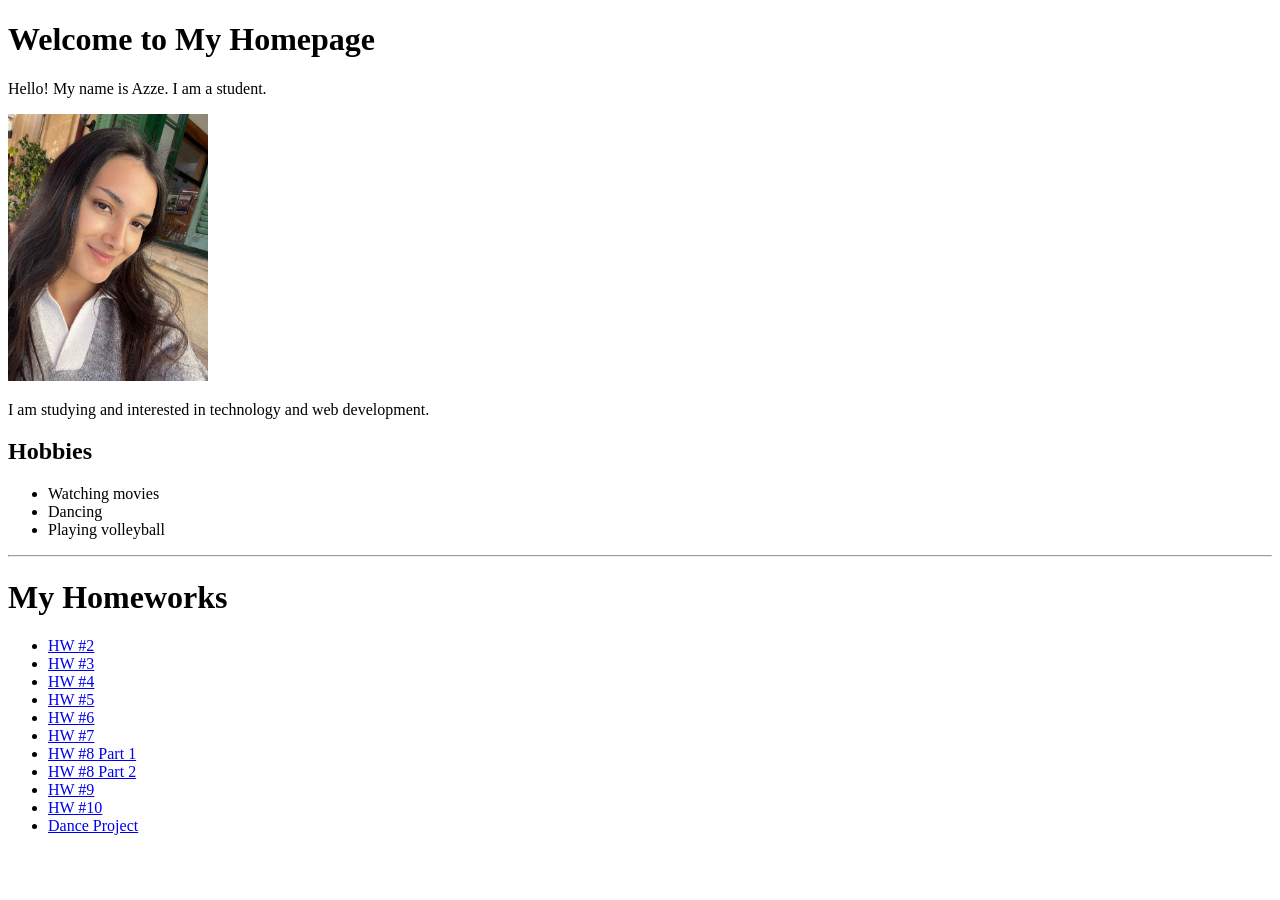
<file: index.html>
<!DOCTYPE html>
<html>
<head>
<title>My Personal Homepage</title>
</head>

<body>

<h1>Welcome to My Homepage</h1>

<p>Hello! My name is Azze. I am a student.</p>

<img src="photo.jpg" width="200">

<p>I am studying and interested in technology and web development.</p>

<h2>Hobbies</h2>
<ul>
<li>Watching movies</li>
<li>Dancing</li>
<li>Playing volleyball</li>
</ul>
   <hr> <h1>My Homeworks</h1>
<ul>
    <li><a href="homeworks/HW2.pdf" target="_blank">HW #2</a></li>
    <li><a href="homeworks/HW3.pdf" target="_blank">HW #3</a></li>
   <li><a href="homeworks/HW4.pdf" target="_blank">HW #4</a></li>
   <li><a href="homeworks/HW5.pdf" target="_blank">HW #5</a></li>
   <li><a href="homeworks/HW6.pdf" target="_blank">HW #6</a></li>
   <li><a href="homeworks/HW7.pdf" target="_blank">HW #7</a></li>
   <li><a href="homeworks/movie8.html" target="_blank">HW #8 Part 1</a></li>
   <li><a href="homeworks/analysis.html" target="_blank">HW #8 Part 2</a></li>
   <li><a href="homeworks/form9.html" target="_blank">HW #9</a></li>
   <li><a href="homeworks/ecommerce-survey.html" target="_blank">HW #10</a></li>
   <li><a href="homeworks/dance-project/index.html" target="_blank">Dance Project</a></li>
</ul>


</body>
</html>
</file>
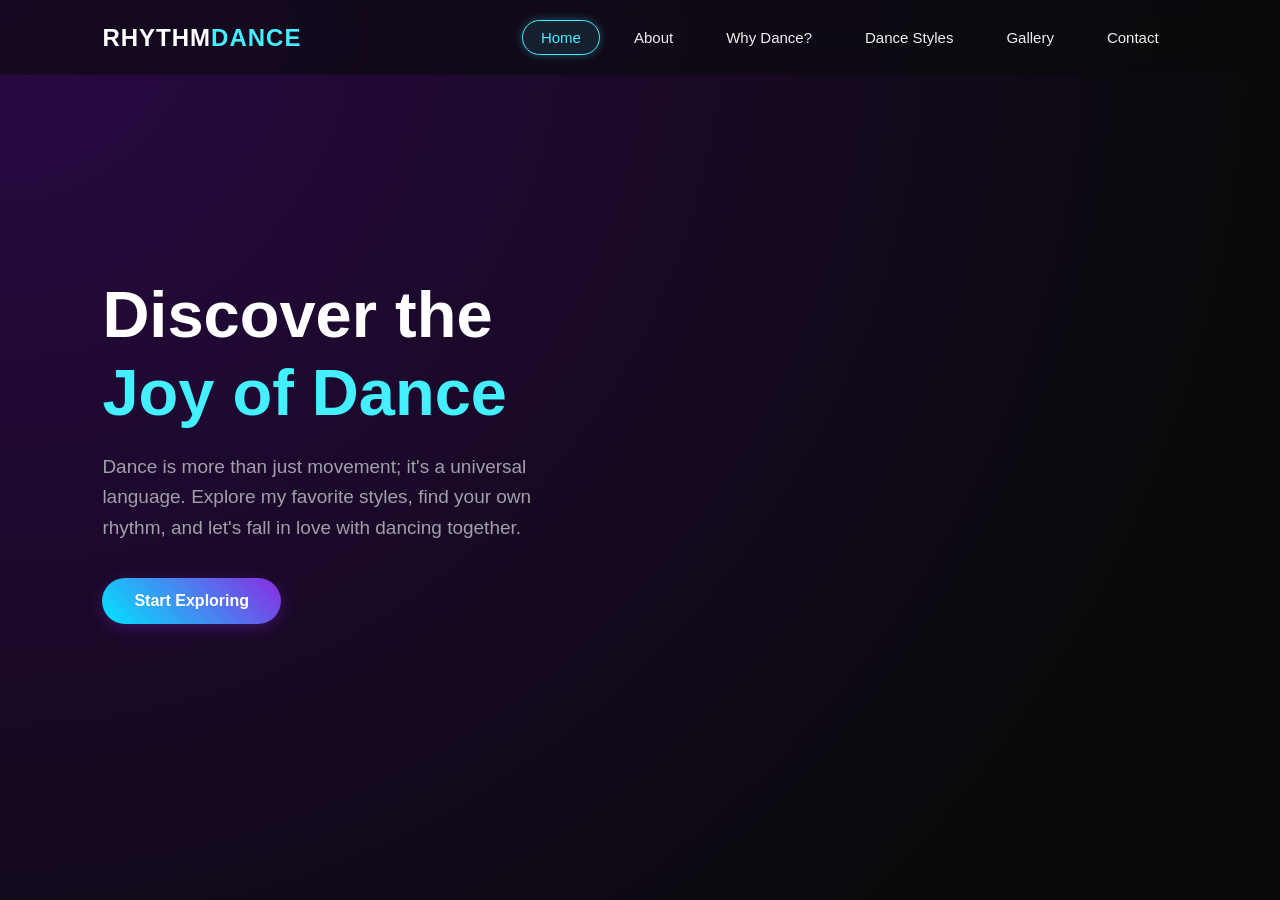
<file: homeworks/dance-project/index.html>
<!DOCTYPE html>
<html lang="en">
<head>
    <meta charset="UTF-8">
    <meta name="viewport" content="width=device-width, initial-scale=1.0">
    <meta name="description" content="Explore the World of Rhythm. Discover hip-hop, modern dance, and high heels styles, and step into my personal dance journey.">
    <title>Home - World of Rhythm</title>
    <link rel="stylesheet" href="style.css">
</head>
<body class="home-page">

    <div class="video-bg">
        <video autoplay loop muted playsinline>
            <source src="dans-bg.mp4" type="video/mp4">
        </video>
    </div>

    <header>
        <div class="logo">RHYTHM<span>DANCE</span></div>
        <nav>
            <ul>
                <li><a href="index.html" class="active">Home</a></li>
                <li><a href="hakkimda.html">About</a></li>
                <li><a href="why-dance.html">Why Dance?</a></li>
                <li><a href="dans-turleri.html">Dance Styles</a></li>
                <li><a href="galeri.html">Gallery</a></li>
                <li><a href="iletisim.html">Contact</a></li>
            </ul>
        </nav>
    </header>

    <main class="hero">
        <div class="hero-content">
            <h1>Discover the <br><span>Joy of Dance</span></h1>
            <p>Dance is more than just movement; it's a universal language. Explore my favorite styles, find your own rhythm, and let's fall in love with dancing together.</p>
            <a href="dans-turleri.html" class="btn">Start Exploring</a>
        </div>
    </main>

</body>
</html>
</file>
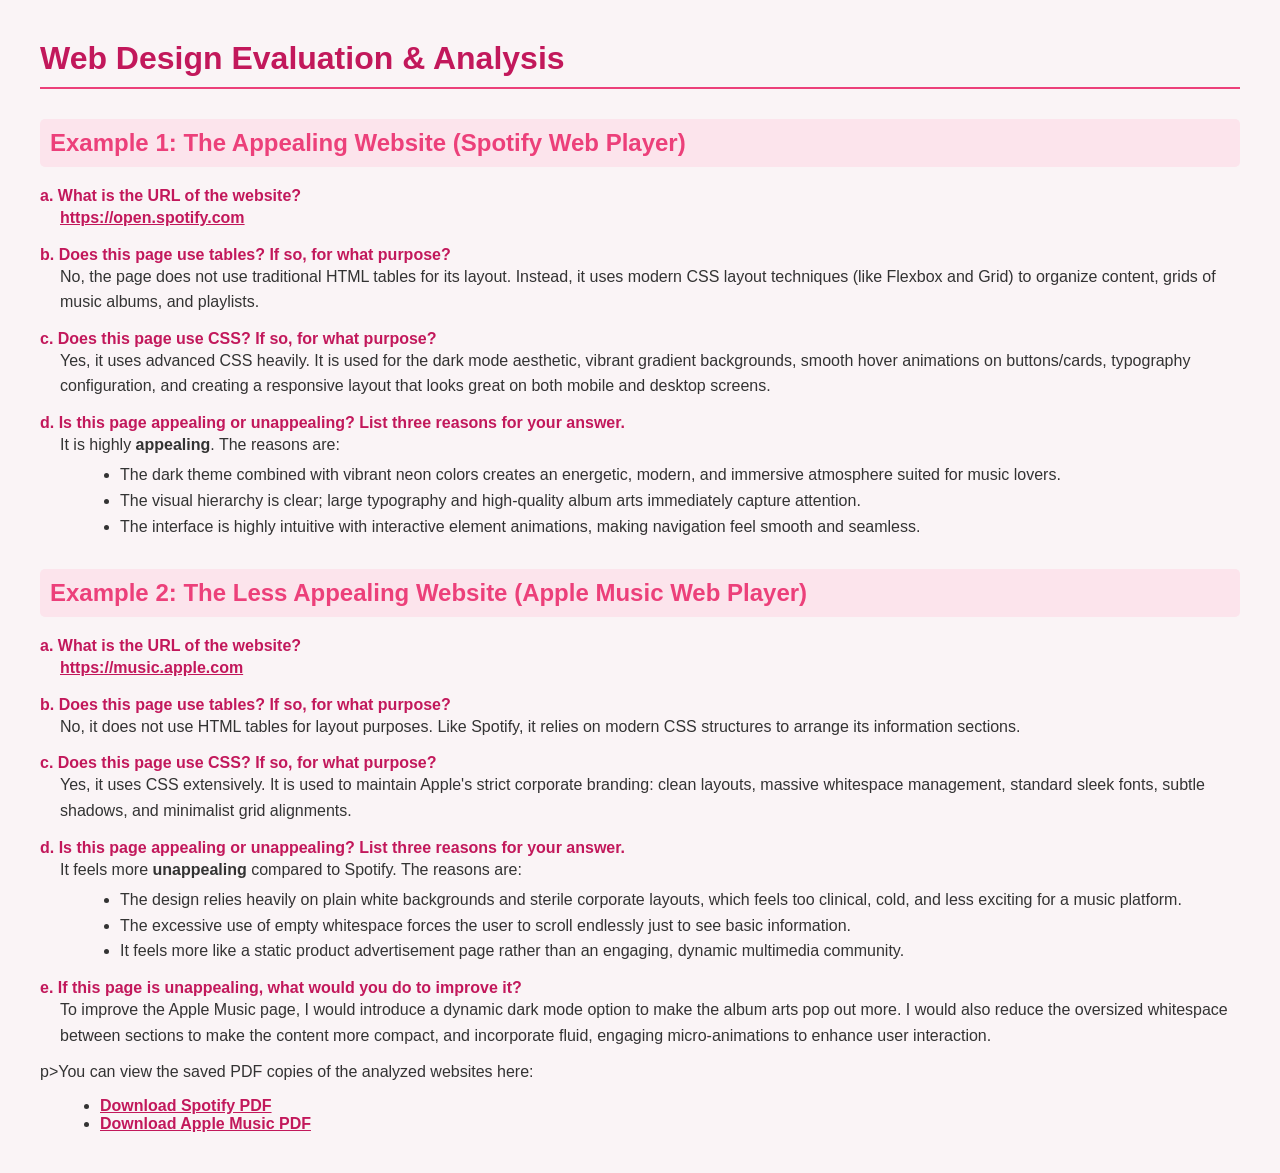
<file: homeworks/analysis.html>
<!DOCTYPE html>
<html lang="en">
<head>
    <meta charset="UTF-8">
    <title>Web Design Analysis - HW#8 Part 2</title>
    <style>
        body {
            font-family: Arial, sans-serif;
            background-color: #faf4f6;
            color: #333333;
            margin: 40px;
        }
        h1 {
            color: #c2185b;
            border-bottom: 2px solid #ec407a;
            padding-bottom: 10px;
        }
        h2 {
            color: #ec407a;
            margin-top: 30px;
            background-color: #fce4ec;
            padding: 10px;
            border-radius: 5px;
        }
        .question {
            font-weight: bold;
            color: #c2185b;
            margin-top: 15px;
        }
        .answer {
            margin-left: 20px;
            margin-bottom: 15px;
            line-height: 1.6;
        }
        ul {
            margin: 5px 0 5px 20px;
        }
        a {
            color: #c2185b;
            font-weight: bold;
        }
    </style>
</head>
<body>

    <h1>Web Design Evaluation & Analysis</h1>

    <h2>Example 1: The Appealing Website (Spotify Web Player)</h2>
    
    <div class="question">a. What is the URL of the website?</div>
    <div class="answer">
        <a href="https://open.spotify.com" target="_blank">https://open.spotify.com</a>
    </div>

    <div class="question">b. Does this page use tables? If so, for what purpose?</div>
    <div class="answer">
        No, the page does not use traditional HTML tables for its layout. Instead, it uses modern CSS layout techniques (like Flexbox and Grid) to organize content, grids of music albums, and playlists.
    </div>

    <div class="question">c. Does this page use CSS? If so, for what purpose?</div>
    <div class="answer">
        Yes, it uses advanced CSS heavily. It is used for the dark mode aesthetic, vibrant gradient backgrounds, smooth hover animations on buttons/cards, typography configuration, and creating a responsive layout that looks great on both mobile and desktop screens.
    </div>

    <div class="question">d. Is this page appealing or unappealing? List three reasons for your answer.</div>
    <div class="answer">
        It is highly <strong>appealing</strong>. The reasons are:
        <ul>
            <li>The dark theme combined with vibrant neon colors creates an energetic, modern, and immersive atmosphere suited for music lovers.</li>
            <li>The visual hierarchy is clear; large typography and high-quality album arts immediately capture attention.</li>
            <li>The interface is highly intuitive with interactive element animations, making navigation feel smooth and seamless.</li>
        </ul>
    </div>


    <h2>Example 2: The Less Appealing Website (Apple Music Web Player)</h2>
    
    <div class="question">a. What is the URL of the website?</div>
    <div class="answer">
        <a href="https://music.apple.com" target="_blank">https://music.apple.com</a>
    </div>

    <div class="question">b. Does this page use tables? If so, for what purpose?</div>
    <div class="answer">
        No, it does not use HTML tables for layout purposes. Like Spotify, it relies on modern CSS structures to arrange its information sections.
    </div>

    <div class="question">c. Does this page use CSS? If so, for what purpose?</div>
    <div class="answer">
        Yes, it uses CSS extensively. It is used to maintain Apple's strict corporate branding: clean layouts, massive whitespace management, standard sleek fonts, subtle shadows, and minimalist grid alignments.
    </div>

    <div class="question">d. Is this page appealing or unappealing? List three reasons for your answer.</div>
    <div class="answer">
        It feels more <strong>unappealing</strong> compared to Spotify. The reasons are:
        <ul>
            <li>The design relies heavily on plain white backgrounds and sterile corporate layouts, which feels too clinical, cold, and less exciting for a music platform.</li>
            <li>The excessive use of empty whitespace forces the user to scroll endlessly just to see basic information.</li>
            <li>It feels more like a static product advertisement page rather than an engaging, dynamic multimedia community.</li>
        </ul>
    </div>

    <div class="question">e. If this page is unappealing, what would you do to improve it?</div>
    <div class="answer">
        To improve the Apple Music page, I would introduce a dynamic dark mode option to make the album arts pop out more. I would also reduce the oversized whitespace between sections to make the content more compact, and incorporate fluid, engaging micro-animations to enhance user interaction.
    </div>

    p>You can view the saved PDF copies of the analyzed websites here:</p>
<ul>
    <li><a href="spotify.pdf" target="_blank">Download Spotify PDF</a></li>
    <li><a href="apple_music.pdf" target="_blank">Download Apple Music PDF</a></li>
</ul>

</body>
</html>
</file>
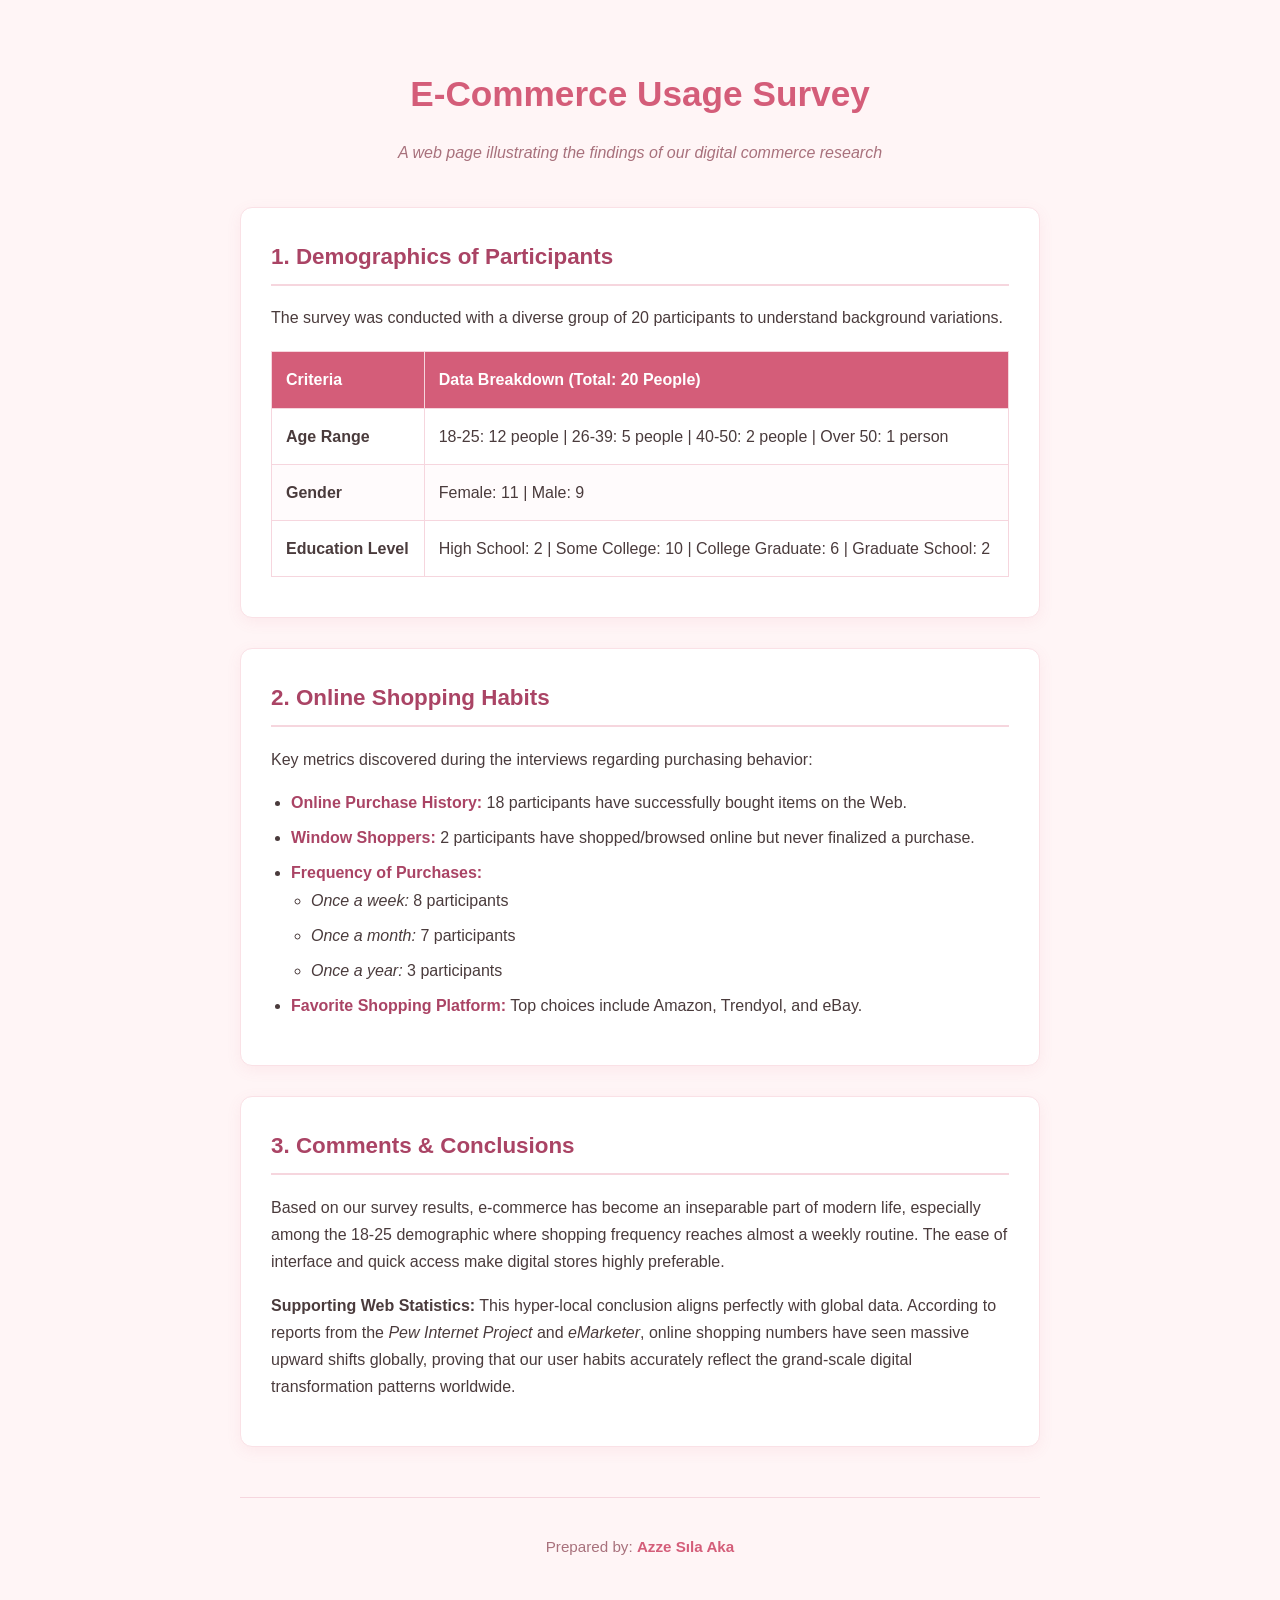
<file: homeworks/ecommerce-survey.html>
<!DOCTYPE html>
<html lang="en">
<head>
    <meta charset="UTF-8">
    <title>E-Commerce Survey Results</title>
    <style>
        
        body {
            font-family: 'Segoe UI', Tahoma, Geneva, Verdana, sans-serif;
            line-height: 1.7;
            margin: 0;
            padding: 40px 20px;
            background-color: #fff5f6; 
            color: #4a3b3c; 
        }
        
        .container {
            max-width: 800px;
            margin: 0 auto;
        }

        h1 {
            color: #d45d79; 
            font-size: 2.2em;
            text-align: center;
            margin-bottom: 10px;
            font-weight: 600;
        }

        .subtitle {
            text-align: center;
            color: #a8717c;
            margin-bottom: 40px;
            font-style: italic;
        }

        h2 {
            color: #aa4465; 
            font-size: 1.4em;
            border-bottom: 2px solid #f6d6de;
            padding-bottom: 8px;
            margin-top: 0;
        }

        .stats-box {
            background: #ffffff;
            padding: 30px;
            border-radius: 12px;
            box-shadow: 0 4px 15px rgba(212, 93, 121, 0.08); 
            margin-bottom: 30px;
            border: 1px solid #fae1e6;
        }

        /* Liste Tasarımları */
        ul {
            padding-left: 20px;
        }

        li {
            margin-bottom: 8px;
        }

        li strong {
            color: #aa4465;
        }

        /* Tablo Tasarımları */
        table {
            width: 100%;
            border-collapse: collapse;
            margin: 20px 0 10px 0;
            background: #fff;
        }

        th, td {
            padding: 14px;
            text-align: left;
            border: 1px solid #f6d6de;
        }

        th {
            background-color: #d45d79; 
            color: white;
            font-weight: 600;
        }

        tr:nth-child(even) {
            background-color: #fffbfc; 
        }

    
        a {
            color: #d45d79;
            text-decoration: none;
            font-weight: bold;
            transition: color 0.3s ease;
        }

        a:hover {
            color: #aa4465;
            text-decoration: underline;
        }

        .footer {
            margin-top: 50px;
            text-align: center;
            font-size: 0.95em;
            color: #a8717c;
            border-top: 1px solid #f6d6de;
            padding-top: 20px;
        }
    </style>
</head>
<body>

    <div class="container">
        <h1>E-Commerce Usage Survey</h1>
        <p class="subtitle">A web page illustrating the findings of our digital commerce research</p>

        <div class="stats-box">
            <h2>1. Demographics of Participants</h2>
            <p>The survey was conducted with a diverse group of 20 participants to understand background variations.</p>
            <table>
                <thead>
                    <tr>
                        <th>Criteria</th>
                        <th>Data Breakdown (Total: 20 People)</th>
                    </tr>
                </thead>
                <tbody>
                    <tr>
                        <td><strong>Age Range</strong></td>
                        <td>18-25: 12 people | 26-39: 5 people | 40-50: 2 people | Over 50: 1 person</td>
                    </tr>
                    <tr>
                        <td><strong>Gender</strong></td>
                        <td>Female: 11 | Male: 9</td>
                    </tr>
                    <tr>
                        <td><strong>Education Level</strong></td>
                        <td>High School: 2 | Some College: 10 | College Graduate: 6 | Graduate School: 2</td>
                    </tr>
                </tbody>
            </table>
        </div>

        <div class="stats-box">
            <h2>2. Online Shopping Habits</h2>
            <p>Key metrics discovered during the interviews regarding purchasing behavior:</p>
            <ul>
                <li><strong>Online Purchase History:</strong> 18 participants have successfully bought items on the Web.</li>
                <li><strong>Window Shoppers:</strong> 2 participants have shopped/browsed online but never finalized a purchase.</li>
                <li><strong>Frequency of Purchases:</strong>
                    <ul>
                        <li><em>Once a week:</em> 8 participants</li>
                        <li><em>Once a month:</em> 7 participants</li>
                        <li><em>Once a year:</em> 3 participants</li>
                    </ul>
                </li>
                <li><strong>Favorite Shopping Platform:</strong> Top choices include Amazon, Trendyol, and eBay.</li>
            </ul>
        </div>

        <div class="stats-box">
            <h2>3. Comments & Conclusions</h2>
            <p>
                Based on our survey results, e-commerce has become an inseparable part of modern life, especially among the 18-25 demographic where shopping frequency reaches almost a weekly routine. The ease of interface and quick access make digital stores highly preferable.
            </p>
            <p>
                <strong>Supporting Web Statistics:</strong> This hyper-local conclusion aligns perfectly with global data. According to reports from the <em>Pew Internet Project</em> and <em>eMarketer</em>, online shopping numbers have seen massive upward shifts globally, proving that our user habits accurately reflect the grand-scale digital transformation patterns worldwide.
            </p>
        </div>

        <div class="footer">
            <p>Prepared by: <a href="mailto:20241136@std.neu.edu.tr">Azze Sıla Aka</a></p>
        </div>
    </div>

</body>
</html>
</file>
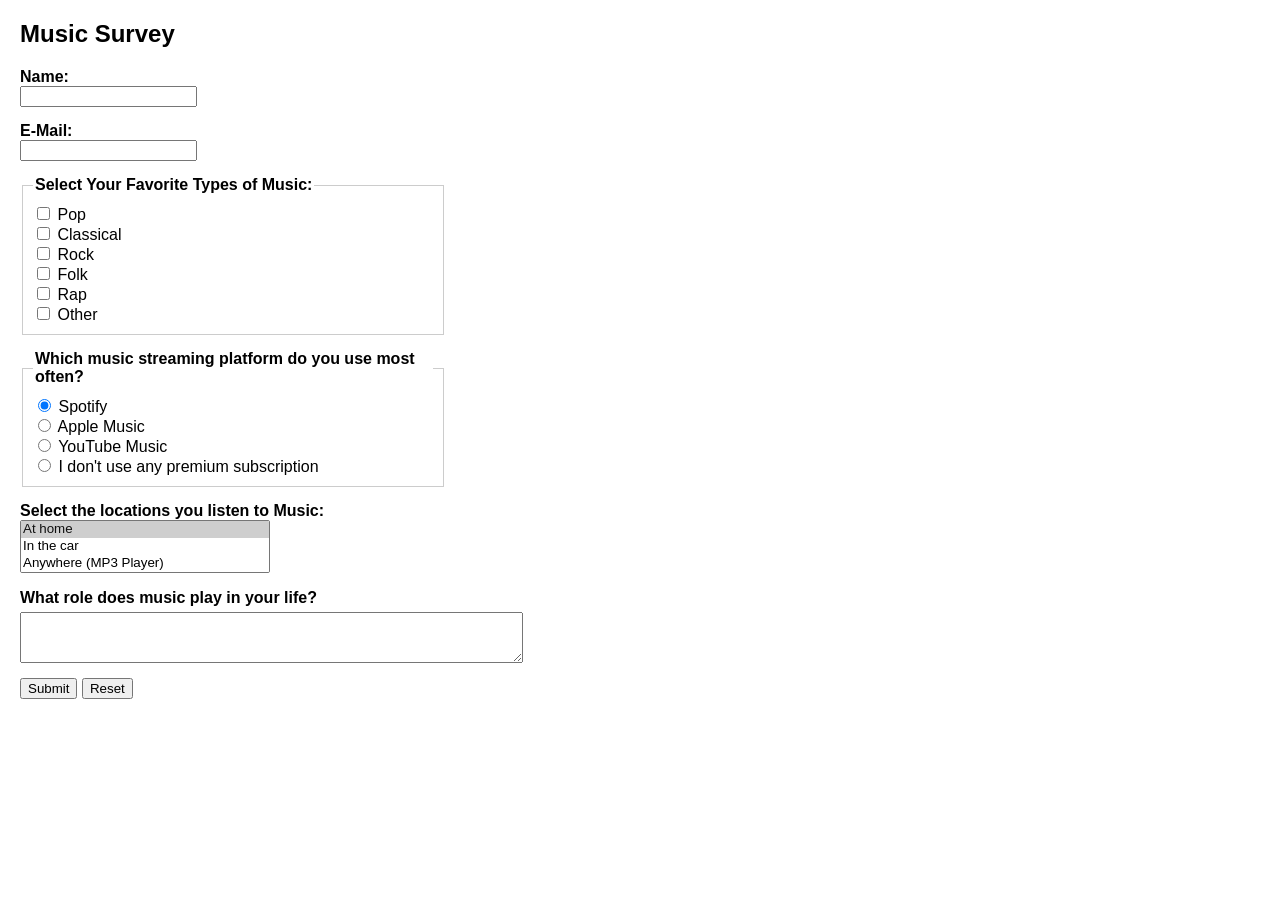
<file: homeworks/form9.html>
<!DOCTYPE html>
<html lang="tr">
<head>
    <meta charset="UTF-8">
    <title>Music Survey</title>
    <style>
        /* Formun düzenli ve şık durması için CSS kodları */
        body {
            font-family: Arial, sans-serif;
            margin: 20px;
        }
        h1 {
            font-size: 24px;
            margin-bottom: 20px;
        }
        .form-group {
            margin-bottom: 15px;
        }
        label {
            display: inline-block;
            width: 60px;
            font-weight: bold;
        }
        fieldset {
            margin-bottom: 15px;
            padding: 10px;
            border: 1px solid #ccc;
            width: 400px;
        }
        legend {
            font-weight: bold;
        }
        .checkbox-group label, .radio-group label {
            display: inline;
            font-weight: normal;
        }
        textarea {
            display: block;
            margin-top: 5px;
        }
        .buttons {
            margin-top: 15px;
        }
    </style>
</head>
<body>

    <h1>Music Survey</h1>

    <form action="http://www.uyar.com/teaching/ecc006/2017spring/login.php" method="POST">
        
        <div class="form-group">
            <label for="name">Name:</label><br>
            <input type="text" id="name" name="name">
        </div>

        <div class="form-group">
            <label for="email">E-Mail:</label><br>
            <input type="email" id="email" name="email">
        </div>

        <fieldset class="checkbox-group">
            <legend>Select Your Favorite Types of Music:</legend>
            <input type="checkbox" id="pop" name="music_type" value="pop">
            <label for="pop">Pop</label><br>
            
            <input type="checkbox" id="classical" name="music_type" value="classical">
            <label for="classical">Classical</label><br>
            
            <input type="checkbox" id="rock" name="music_type" value="rock">
            <label for="rock">Rock</label><br>
            
            <input type="checkbox" id="folk" name="music_type" value="folk">
            <label for="folk">Folk</label><br>
            
            <input type="checkbox" id="rap" name="music_type" value="rap">
            <label for="rap">Rap</label><br>
            
            <input type="checkbox" id="other" name="music_type" value="other">
            <label for="other">Other</label>
        </fieldset>

        <fieldset class="radio-group">
            <legend>Which music streaming platform do you use most often?</legend>
            <input type="radio" id="spotify" name="streaming_platform" value="spotify" checked>
            <label for="spotify">Spotify</label><br>
            
            <input type="radio" id="apple" name="streaming_platform" value="apple">
            <label for="apple">Apple Music</label><br>
            
            <input type="radio" id="youtube" name="streaming_platform" value="youtube">
            <label for="youtube">YouTube Music</label><br>
            
            <input type="radio" id="none" name="streaming_platform" value="none">
            <label for="none">I don't use any premium subscription</label>
        </fieldset>

        <div class="form-group">
            <label for="locations" style="width: auto;">Select the locations you listen to Music:</label><br>
            <select id="locations" name="locations" size="3" style="width: 250px;">
                <option value="home" selected>At home</option>
                <option value="car">In the car</option>
                <option value="anywhere">Anywhere (MP3 Player)</option>
                <option value="concert">At concerts</option>
            </select>
        </div>

        <div class="form-group">
            <label for="role" style="width: auto;">What role does music play in your life?</label>
            <textarea id="role" name="music_role" cols="60" rows="3"></textarea>
        </div>

        <div class="buttons">
            <input type="submit" value="Submit">
            <input type="reset" value="Reset">
        </div>

    </form>

</body>
</html>
</file>
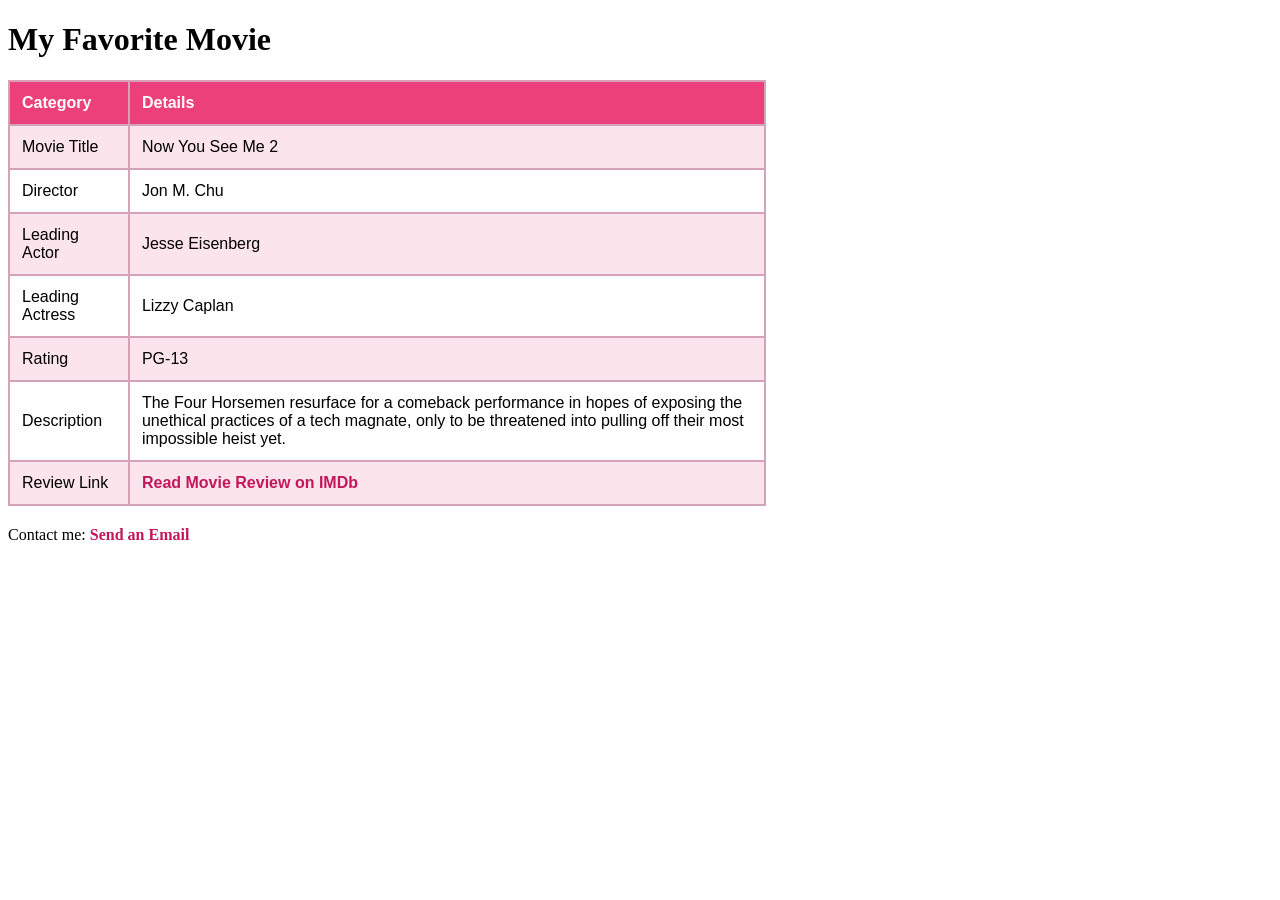
<file: homeworks/movie8.html>
<!DOCTYPE html>
<html lang="en">
<head>
    <meta charset="UTF-8">
    <title>My Favorite Movie - Now You See Me 2</title>
    <style>
       
        table {
            width: 60%;
            border-collapse: collapse;
            margin: 20px 0;
            font-family: Arial, sans-serif;
        }
        th, td {
            border: 2px solid #d4a3b8; 
            padding: 12px;
            text-align: left;
        }
        th {
            background-color: #ec407a; 
            color: white;
        }
        tr:nth-child(even) {
            background-color: #fce4ec; 
        }
        
        a {
            color: #c2185b;
            text-decoration: none;
            font-weight: bold;
        }
        a:hover {
            text-decoration: underline;
        }
    </style>
</head>
<body>

    <h1>My Favorite Movie</h1>

    <table>
        <tr>
            <th>Category</th>
            <th>Details</th>
        </tr>
        <tr>
            <td>Movie Title</td>
            <td>Now You See Me 2</td>
        </tr>
        <tr>
            <td>Director</td>
            <td>Jon M. Chu</td>
        </tr>
        <tr>
            <td>Leading Actor</td>
            <td>Jesse Eisenberg</td>
        </tr>
        <tr>
            <td>Leading Actress</td>
            <td>Lizzy Caplan</td>
        </tr>
        <tr>
            <td>Rating</td>
            <td>PG-13</td>
        </tr>
        <tr>
            <td>Description</td>
            <td>The Four Horsemen resurface for a comeback performance in hopes of exposing the unethical practices of a tech magnate, only to be threatened into pulling off their most impossible heist yet.</td>
        </tr>
        <tr>
            <td>Review Link</td>
            <td><a href="https://www.imdb.com/title/tt3110958/" target="_blank">Read Movie Review on IMDb</a></td>
        </tr>
    </table>

    <p>Contact me: <a href="mailto:azzesilaaka@gmail.com">Send an Email</a></p>

</body>
</html>
</file>
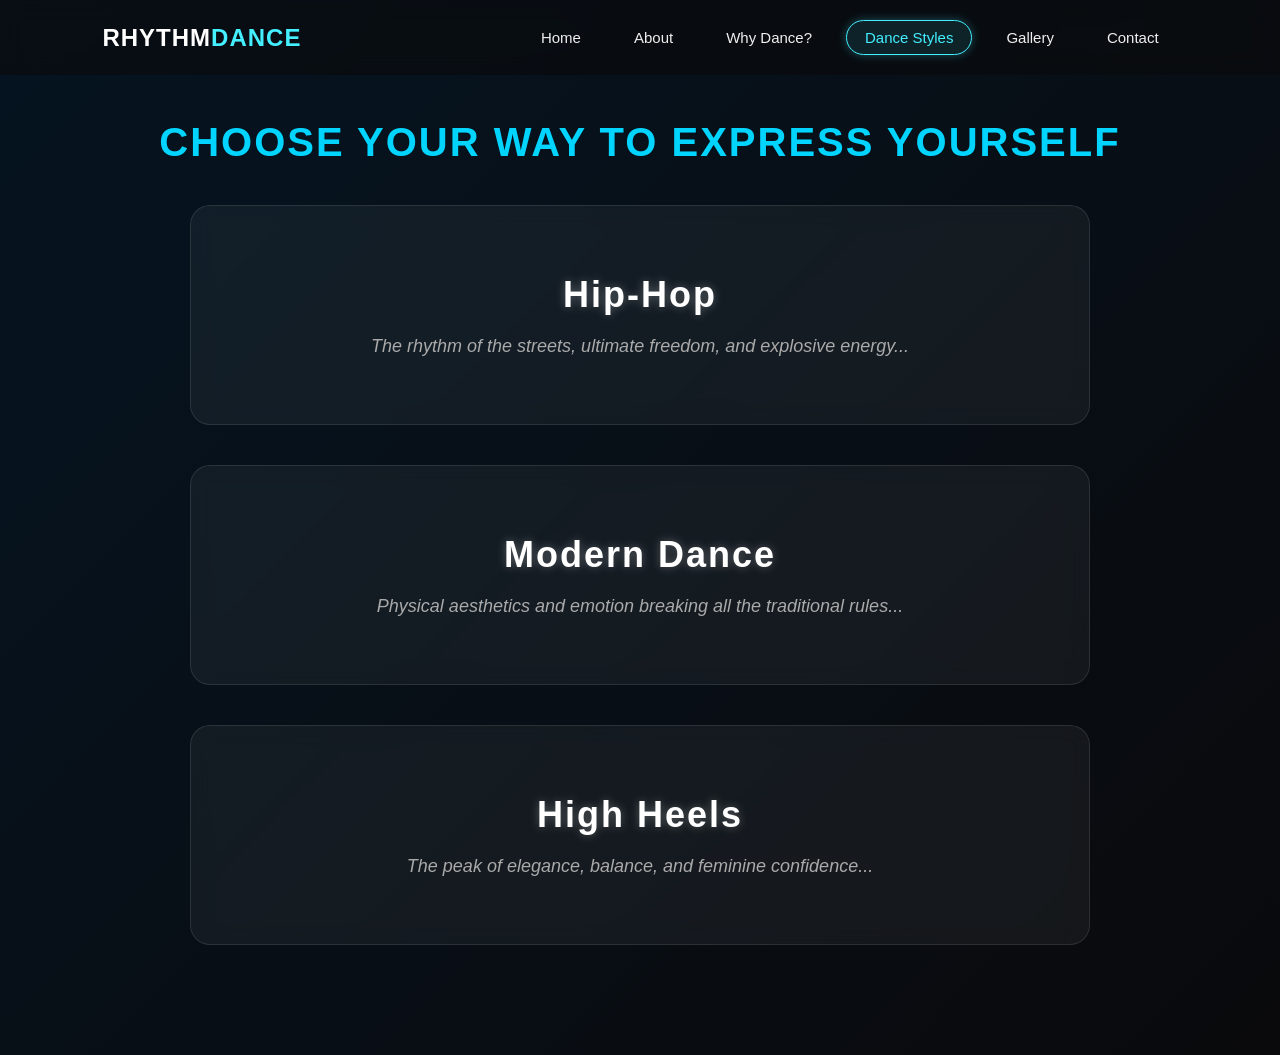
<file: homeworks/dance-project/dans-turleri.html>
<!DOCTYPE html>
<html lang="en">
<head>
    <meta charset="UTF-8">
    <meta name="viewport" content="width=device-width, initial-scale=1.0">
    <meta name="description" content="Explore the World of Rhythm. Discover hip-hop, modern dance, and high heels styles, and step into my personal dance journey.">
    <title>Dance Styles - World of Rhythm</title>
    <link rel="stylesheet" href="style.css">
</head>
<body class="dance-page">

    <!-- Güncel Navigation Menu -->
    <header>
        <div class="logo">RHYTHM<span>DANCE</span></div>
        <nav>
            <ul>
                <li><a href="index.html">Home</a></li>
                <li><a href="hakkimda.html">About</a></li>
                <li><a href="why-dance.html">Why Dance?</a></li>
                <li><a href="dans-turleri.html" class="active">Dance Styles</a></li>
                <li><a href="galeri.html">Gallery</a></li>
                <li><a href="iletisim.html">Contact</a></li>
            </ul>
        </nav>
    </header>

    <!-- Dance Cards Section -->
    <section class="page-section">
        <h2 class="page-title">Choose Your Way to Express Yourself</h2>
        
        <div class="dance-grid">
            <div class="dance-card" onclick="openModal('hiphop')">
                <h3>Hip-Hop</h3>
                <p>The rhythm of the streets, ultimate freedom, and explosive energy...</p>
            </div>
            
            <div class="dance-card" onclick="openModal('modern')">
                <h3>Modern Dance</h3>
                <p>Physical aesthetics and emotion breaking all the traditional rules...</p>
            </div>
            
            <div class="dance-card" onclick="openModal('heels')">
                <h3>High Heels</h3>
                <p>The peak of elegance, balance, and feminine confidence...</p>
            </div>
        </div>
    </section>

    <!-- Hidden Modal Pop-up -->
    <div class="modal-overlay" id="danceModal" onclick="closeModal(event)">
        <div class="modal-content" onclick="event.stopPropagation()">
            <span class="close-btn" onclick="closeModal(event)">&times;</span>
            
            <h2 class="modal-title" id="modal-title">Dance Name</h2>
            <p class="modal-desc" id="modal-desc">Dance Description</p>
            
            <!-- Video kutucuğunu buradan tamamen sildik! -->
        </div>
    </div>

    <!-- JavaScript Data and Functions -->
    <script>
        const danceData = {
            hiphop: {
                title: "Hip-Hop Culture & Street Styles",
                desc: `Hip-Hop is far more than just a dance; it is a global culture, a lifestyle, and a powerful form of raw self-expression born in the streets of New York in the 1970s. It emerged as a voice for the youth, driven by the heavy bass, breakbeats, and scratching of DJs. It allows dancers to release their energy and tell their stories without speaking a single word.<br><br>
                <strong>Key Elements of Hip-Hop:</strong><br>
                • <strong>The Groove:</strong> The absolute foundation of the dance. It's the continuous bounce, rock, and skate that connects your body deeply to the underlying beat.<br>
                • <strong>Breaking (B-Boying/B-Girling):</strong> The original hip-hop dance style, featuring dynamic footwork, gravity-defying power moves, and freezes on the floor.<br>
                • <strong>Popping & Locking:</strong> Funk styles perfectly intertwined with hip-hop. Popping involves quick muscle contractions (hits), while locking consists of freezing in sharp, exaggerated poses.<br>
                • <strong>Freestyle & Cyphers:</strong> The true soul of street dance. Dancing in the moment without any choreography, often in a circle (cypher) where dancers exchange energy, hype each other up, and battle.<br><br>
                <strong>The Mindset:</strong><br>
                Hip-Hop is about authenticity. It is not about pointing your toes perfectly or following strict rules; it's about attitude, confidence, and adding your unique flavor (swag) to the movement. Hip-Hop teaches you to be fearless, own your space, and be completely one with the rhythm.`
            },
            modern: {
                title: "Modern Dance & Emotional Flow",
                desc: `Born as a powerful rebellion against the rigid constraints of classical ballet, Modern Dance is the ultimate expression of raw, unfiltered human emotion. It strips away the tight shoes and strict rules to focus on the dancer's true connection to the earth and their own body.<br><br>
                <strong>Key Elements of Modern Dance:</strong><br>
                • <strong>Contraction & Release:</strong> The fundamental breathing technique that drives movement from the core, creating a dramatic tension and flow.<br>
                • <strong>Floor Work:</strong> Unlike ballet which constantly reaches for the sky, modern dance embraces gravity. Dancers use the floor as a partner, rolling, falling, and recovering with fluid grace.<br>
                • <strong>Improvisation & Freedom:</strong> Moving beyond strict choreography to let internal feelings dictate the body's natural lines and curves.<br><br>
                <strong>The Mindset:</strong><br>
                Modern dance is deeply personal. It is about vulnerability, breathing through the movement, and telling a profound story. It transforms the body into a brush, painting your deepest emotions directly onto the stage.`
            },
            heels: {
                title: "High Heels & Empowerment",
                desc: `High Heels dance is the absolute peak of commercial performance, empowerment, and fierce self-confidence. It takes the grooves of hip-hop and the technique of jazz, elevating them—literally—onto stiletto heels. It is designed for the stage, the camera, and owning the spotlight.<br><br>
                <strong>Key Elements of Heels Dance:</strong><br>
                • <strong>Lines & Posture:</strong> Precision is everything. Elongating the legs, arching the back, and creating sharp, striking silhouettes that demand attention.<br>
                • <strong>The Strut:</strong> The foundation of heels dance is the walk. It requires immense core strength, balance, and an undeniable attitude with every single step.<br>
                • <strong>Sensuality & Dynamics:</strong> Combining slow, smooth body rolls with sudden, sharp hair whips and floor drops, beautifully playing with the music's dynamic shifts.<br><br>
                <strong>The Mindset:</strong><br>
                Dancing in heels is a celebration of inner power and aesthetic elegance. It challenges your balance and core, but rewards you with an unmatched feeling of confidence. When you put the heels on, you step into a fierce alter-ego where you are unstoppable.`
            }
        };

        function openModal(type) {
            document.getElementById('modal-title').innerHTML = danceData[type].title;
            document.getElementById('modal-desc').innerHTML = danceData[type].desc;
            document.getElementById('danceModal').classList.add('active');
        }

        function closeModal(e) {
            document.getElementById('danceModal').classList.remove('active');
        }
    </script>
    
</body>
</html>
</file>
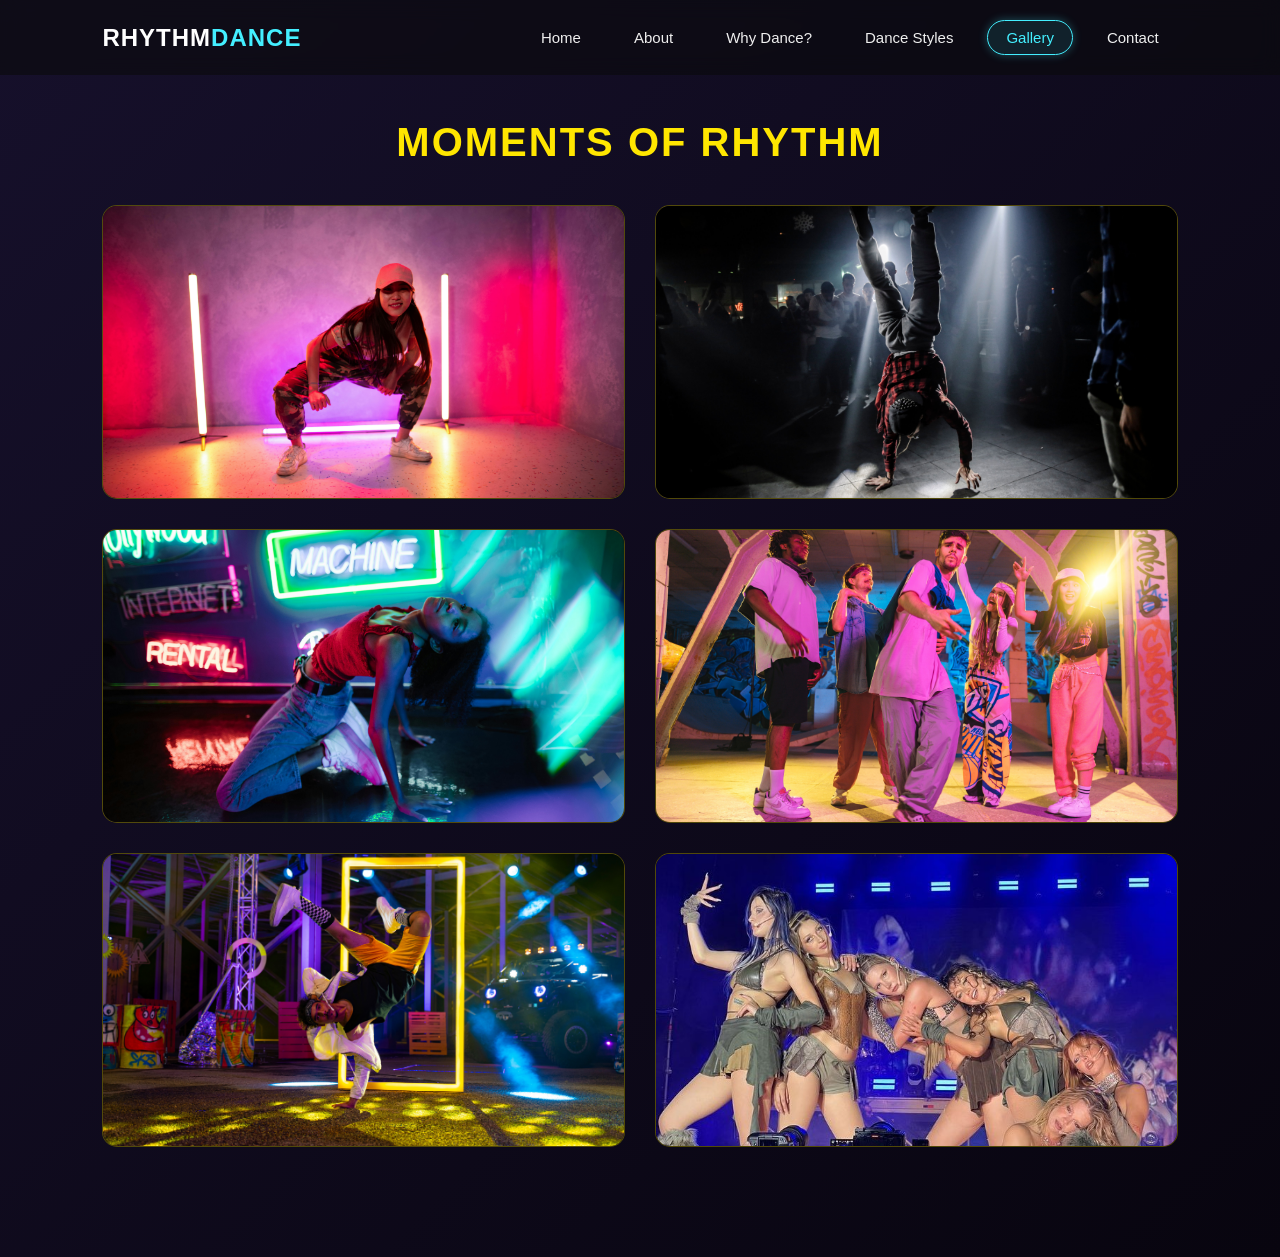
<file: homeworks/dance-project/galeri.html>
<!DOCTYPE html>
<html lang="en">
<head>
    <meta charset="UTF-8">
    <meta name="viewport" content="width=device-width, initial-scale=1.0">
    <meta name="description" content="Explore the World of Rhythm. Discover hip-hop, modern dance, and high heels styles, and step into my personal dance journey.">
    <title>Gallery - World of Rhythm</title>
    <link rel="stylesheet" href="style.css">
</head>
<body class="gallery-page">

    <!-- Güncel Navigation Menu -->
    <header>
        <div class="logo">RHYTHM<span>DANCE</span></div>
        <nav>
            <ul>
                <li><a href="index.html">Home</a></li>
                <li><a href="hakkimda.html">About</a></li>
                <li><a href="why-dance.html">Why Dance?</a></li>
                <li><a href="dans-turleri.html">Dance Styles</a></li>
                <li><a href="galeri.html" class="active">Gallery</a></li>
                <li><a href="iletisim.html">Contact</a></li>
            </ul>
        </nav>
    </header>

    <!-- Gallery Section -->
    <section class="page-section">
        <h2 class="page-title">Moments of Rhythm</h2>
        
        <div class="gallery-grid">
            
            <!-- Stant 1 (Fotoğraf) -->
            <div class="gallery-item">
                <img src="hiphop-photo.jpg" alt="">
            </div>

            <!-- Stant 2 (Fotoğraf) -->
            <div class="gallery-item">
                <img src="hiphop-photo4.jpg" alt="">
            </div>

            <!-- Stant 3 (Fotoğraf) -->
            <div class="gallery-item">
                <img src="hiphop-photo5.jpg" alt="">
            </div>

            <!-- Stant 4 (Fotoğraf) -->
            <div class="gallery-item">
                <img src="hiphop-photo2.jpg" alt="">
            </div>

            <!-- Stant 5 (Fotoğraf) -->
            <div class="gallery-item">
                <img src="hiphop-photo6.jpg" alt="">
            </div>

            <!-- Stant 6 (Fotoğraf) -->
            <div class="gallery-item">
                <img src="hiphop-photo3.jpg" alt="">
            </div>

        </div>
    </section>

</body>
</html>
</file>
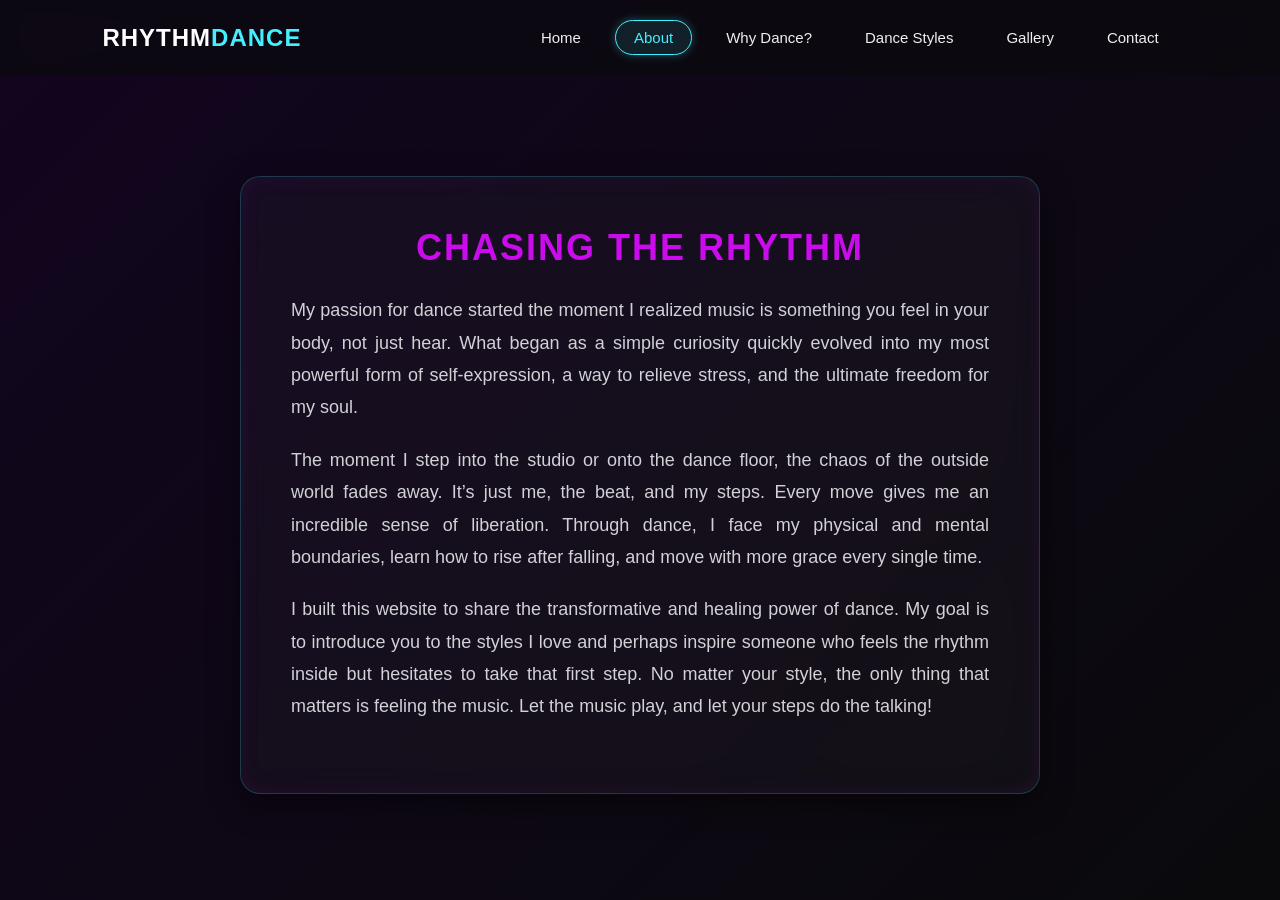
<file: homeworks/dance-project/hakkimda.html>
<!DOCTYPE html>
<html lang="en">
<head>
    <meta charset="UTF-8">
    <meta name="viewport" content="width=device-width, initial-scale=1.0">
    <meta name="description" content="Explore the World of Rhythm. Discover hip-hop, modern dance, and high heels styles, and step into my personal dance journey.">
    <title>About - World of Rhythm</title>
    <link rel="stylesheet" href="style.css">
</head>
<body class="about-page">

    <header>
        <div class="logo">RHYTHM<span>DANCE</span></div>
        <nav>
            <ul>
                <li><a href="index.html">Home</a></li>
                <li><a href="hakkimda.html" class="active">About</a></li>
                <li><a href="why-dance.html">Why Dance?</a></li>
                <li><a href="dans-turleri.html">Dance Styles</a></li>
                <li><a href="galeri.html">Gallery</a></li>
                <li><a href="iletisim.html">Contact</a></li>
            </ul>
        </nav>
    </header>

    <section class="about-section">
        <div class="glow-circle-1"></div>
        <div class="glow-circle-2"></div>

        <div class="about-platform">
            <h2>Chasing the Rhythm</h2>
            <p>My passion for dance started the moment I realized music is something you feel in your body, not just hear. What began as a simple curiosity quickly evolved into my most powerful form of self-expression, a way to relieve stress, and the ultimate freedom for my soul.</p>
            <p>The moment I step into the studio or onto the dance floor, the chaos of the outside world fades away. It’s just me, the beat, and my steps. Every move gives me an incredible sense of liberation. Through dance, I face my physical and mental boundaries, learn how to rise after falling, and move with more grace every single time.</p>
            <p>I built this website to share the transformative and healing power of dance. My goal is to introduce you to the styles I love and perhaps inspire someone who feels the rhythm inside but hesitates to take that first step. No matter your style, the only thing that matters is feeling the music. Let the music play, and let your steps do the talking!</p>
        </div>
    </section>

</body>
</html>
</file>
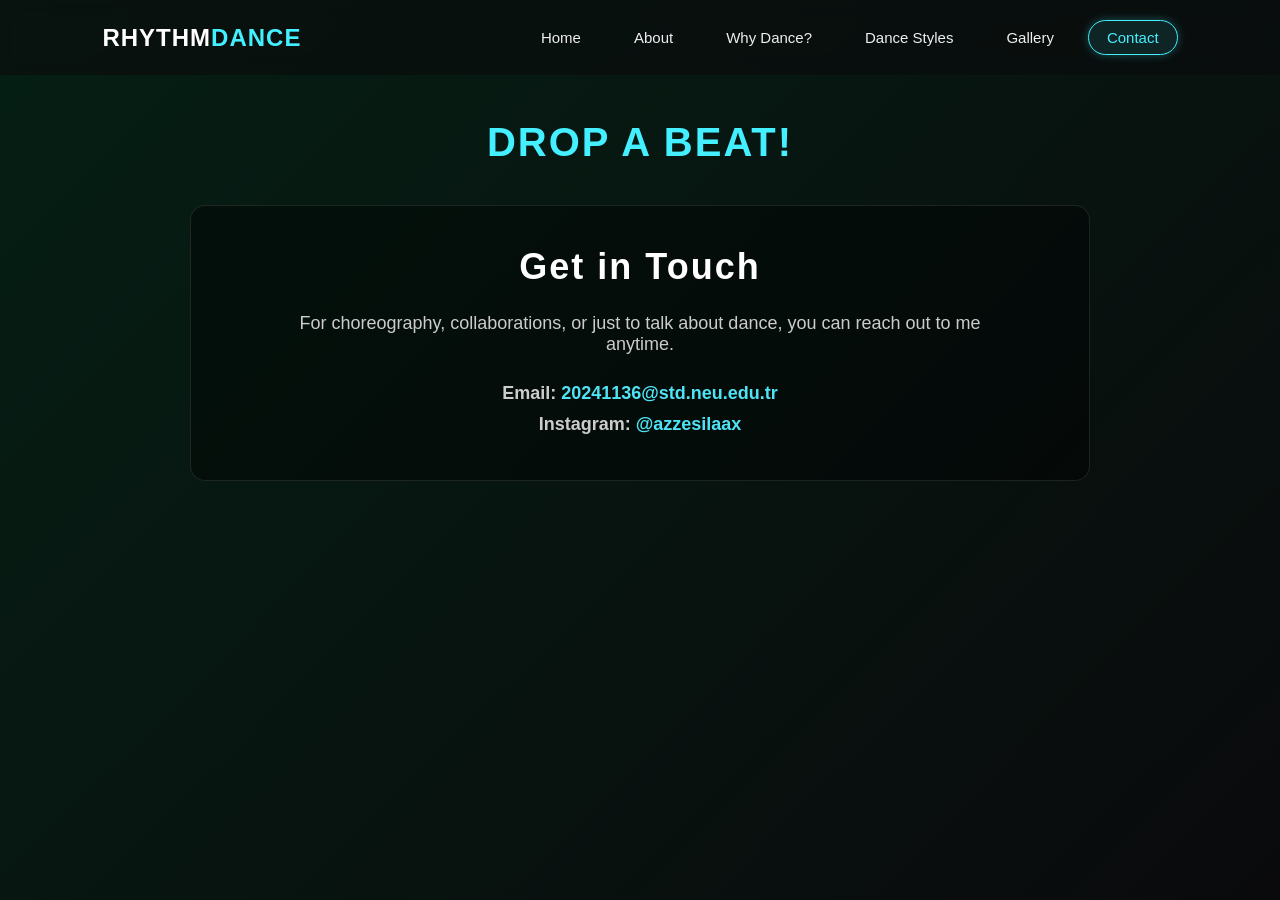
<file: homeworks/dance-project/iletisim.html>
<!DOCTYPE html>
<html lang="en">
<head>
    <meta charset="UTF-8">
    <meta name="viewport" content="width=device-width, initial-scale=1.0">
    <meta name="description" content="Explore the World of Rhythm. Discover hip-hop, modern dance, and high heels styles, and step into my personal dance journey.">
    <title>Contact - World of Rhythm</title>
    <link rel="stylesheet" href="style.css">
</head>
<body class="contact-page">

    <header>
        <div class="logo">RHYTHM<span>DANCE</span></div>
        <nav>
            <ul>
                <li><a href="index.html">Home</a></li>
                <li><a href="hakkimda.html">About</a></li>
                <li><a href="why-dance.html">Why Dance?</a></li>
                <li><a href="dans-turleri.html">Dance Styles</a></li>
                <li><a href="galeri.html">Gallery</a></li>
                <li><a href="iletisim.html" class="active">Contact</a></li>
            </ul>
        </nav>
    </header>

    <section class="page-section">
        <h2 class="page-title">Drop a Beat!</h2>
        
        <div class="contact-card">
            <h3>Get in Touch</h3>
            <p>For choreography, collaborations, or just to talk about dance, you can reach out to me anytime.</p>
            <br>
            <p><strong>Email:</strong> <a href="mailto:20241136@std.neu.edu.tr">20241136@std.neu.edu.tr</a></p>
            <p><strong>Instagram:</strong> <a href="#">@azzesilaax</a></p>
        </div>
    </section>

</body>
</html>
</file>
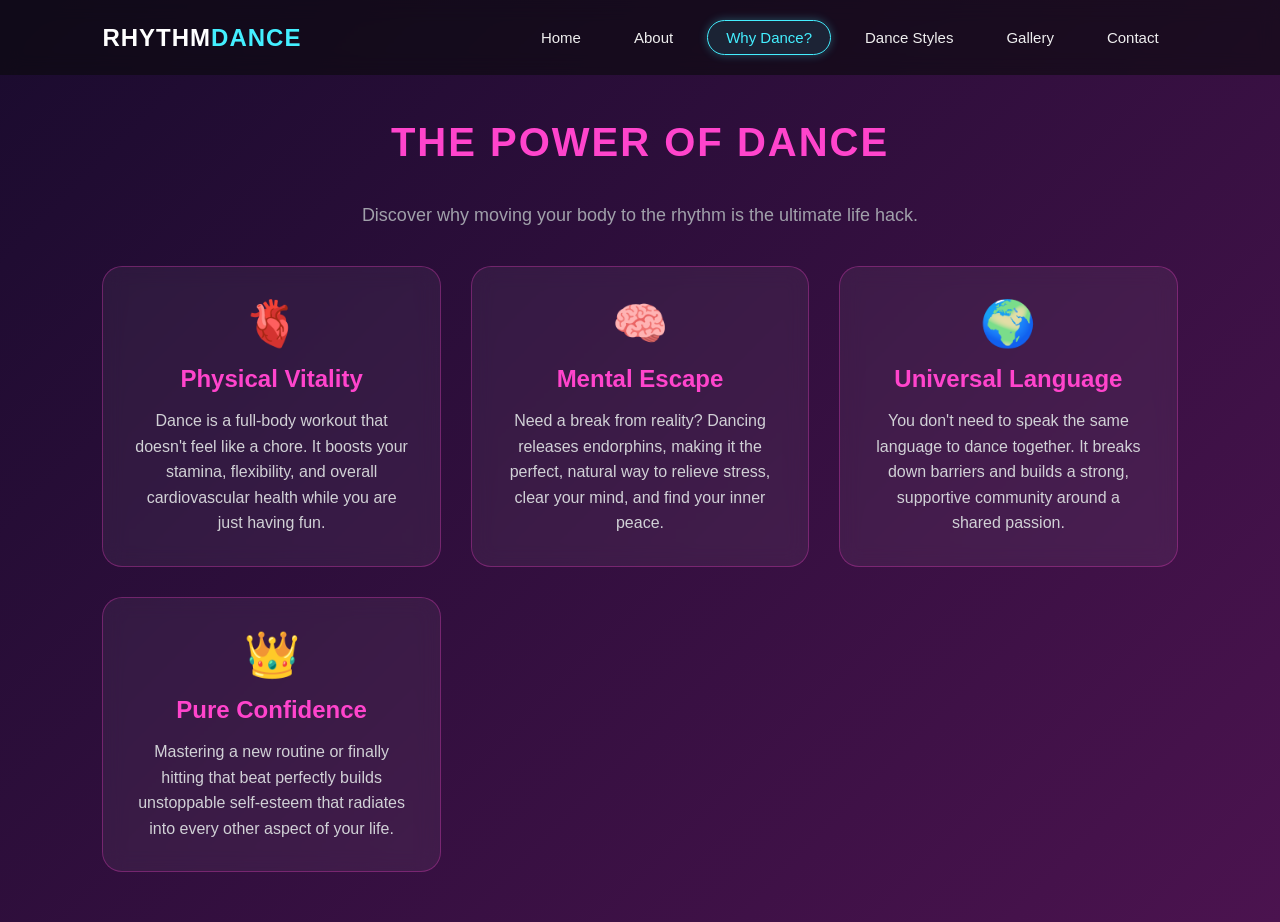
<file: homeworks/dance-project/why-dance.html>
<!DOCTYPE html>
<html lang="en">
<head>
    <meta charset="UTF-8">
    <meta name="viewport" content="width=device-width, initial-scale=1.0">
    <title>Why Dance? - World of Rhythm</title>
    <link rel="stylesheet" href="style.css">
</head>
<body class="why-page">

    <!-- Menüye Yeni Sayfamızı (Why Dance?) Ekledik -->
    <header>
        <div class="logo">RHYTHM<span>DANCE</span></div>
        <nav>
            <ul>
                <li><a href="index.html">Home</a></li>
                <li><a href="hakkimda.html">About</a></li>
                <li><a href="why-dance.html" class="active">Why Dance?</a></li>
                <li><a href="dans-turleri.html">Dance Styles</a></li>
                <li><a href="galeri.html">Gallery</a></li>
                <li><a href="iletisim.html">Contact</a></li>
            </ul>
        </nav>
    </header>

    <!-- Bilgilendirici İçerik Kısmı -->
    <section class="page-section">
        <h2 class="page-title" style="color: #ff44cc;">The Power of Dance</h2>
        <p style="text-align: center; color: #a0a0aa; font-size: 18px; margin-bottom: 40px;">Discover why moving your body to the rhythm is the ultimate life hack.</p>
        
        <div class="benefits-grid">
            
            <!-- Kart 1: Fiziksel -->
            <div class="benefit-card">
                <div class="benefit-icon">🫀</div>
                <h3>Physical Vitality</h3>
                <p>Dance is a full-body workout that doesn't feel like a chore. It boosts your stamina, flexibility, and overall cardiovascular health while you are just having fun.</p>
            </div>

            <!-- Kart 2: Mental -->
            <div class="benefit-card">
                <div class="benefit-icon">🧠</div>
                <h3>Mental Escape</h3>
                <p>Need a break from reality? Dancing releases endorphins, making it the perfect, natural way to relieve stress, clear your mind, and find your inner peace.</p>
            </div>

            <!-- Kart 3: Sosyal -->
            <div class="benefit-card">
                <div class="benefit-icon">🌍</div>
                <h3>Universal Language</h3>
                <p>You don't need to speak the same language to dance together. It breaks down barriers and builds a strong, supportive community around a shared passion.</p>
            </div>

            <!-- Kart 4: Özgüven -->
            <div class="benefit-card">
                <div class="benefit-icon">👑</div>
                <h3>Pure Confidence</h3>
                <p>Mastering a new routine or finally hitting that beat perfectly builds unstoppable self-esteem that radiates into every other aspect of your life.</p>
            </div>

        </div>
    </section>

</body>
</html>
</file>
<file: homeworks/dance-project/style.css>
* {
    margin: 0;
    padding: 0;
    box-sizing: border-box;
    font-family: 'Segoe UI', Tahoma, Geneva, Verdana, sans-serif;
}

body {
    background-color: #0a0a0c; 
    color: #ffffff;
    overflow-x: hidden; 
}


body.about-page { background: linear-gradient(135deg, #12051f 0%, #0a0a0c 100%); }
body.dance-page { background: linear-gradient(135deg, #051421 0%, #0a0a0c 100%); } 
body.gallery-page { background: linear-gradient(135deg, #1f0512 0%, #0a0a0c 100%); } 
body.contact-page { background: linear-gradient(135deg, #051f14 0%, #0a0a0c 100%); } 


body.home-page { 
    background: radial-gradient(circle at top left, #2a0845 0%, #0a0a0c 80%); 
}


.video-bg {
    position: fixed; 
    top: 0;
    right: 0; 
    width: 55%; 
    height: 100vh;
    z-index: -1;
    pointer-events: none; 
    
    -webkit-mask-image: linear-gradient(to right, transparent 0%, black 25%);
    mask-image: linear-gradient(to right, transparent 0%, black 25%);
}

.video-bg video {
    width: 100%;
    height: 100%;
    object-fit: cover; 
    mix-blend-mode: screen; 
    opacity: 0.85; 
}


header {
    display: flex;
    justify-content: space-between;
    align-items: center;
    padding: 20px 8%;
    background: rgba(10, 10, 12, 0.6); 
    backdrop-filter: blur(10px); 
    position: fixed;
    width: 100%;
    top: 0;
    z-index: 100;
}

.logo {
    font-size: 24px;
    font-weight: 800;
    letter-spacing: 1px;
}

.logo span {
    color: #44efff; 
}

nav ul {
    display: flex;
    list-style: none;
    align-items: center;
}

nav ul li {
    margin-left: 15px;
}

nav ul li a {
    display: inline-block;
    color: #efefef;
    text-decoration: none;
    font-size: 15px;
    font-weight: 500;
    padding: 8px 18px; 
    border-radius: 25px; 
    border: 1px solid transparent; 
    transition: all 0.3s ease;
}

nav ul li a:hover, nav ul li a.active {
    color: #44efff;
    background: rgba(68, 239, 255, 0.1); 
    border: 1px solid #44efff; 
    box-shadow: 0 0 10px rgba(68, 239, 255, 0.3); 
}



.hero {
    height: 100vh;
    display: flex;
    align-items: center;
    padding: 0 8%;
}

.hero-content {
    max-width: 450px; 
    position: relative;
    z-index: 2; 
}

.hero-content h1 {
    font-size: 65px;
    font-weight: 800;
    line-height: 1.2;
    margin-bottom: 20px;
}

.hero-content h1 span {
    color: #44efff; 
}

.hero-content p {
    font-size: 19px;
    color: #a0a0aa;
    line-height: 1.6;
    margin-bottom: 35px;
}

.btn {
    display: inline-block;
    padding: 14px 32px;
    background: linear-gradient(45deg, #00E5FF, #8A2BE2);
    color: white;
    text-decoration: none;
    font-weight: 600;
    border-radius: 50px;
    box-shadow: 0 4px 15px rgba(138, 43, 226, 0.3);
    transition: 0.4s;
}

.btn:hover {
    transform: translateY(-3px);
    box-shadow: 0 6px 25px rgba(0, 229, 255, 0.6);
}

/* DİĞER SAYFALARIN ORTAK TASLAK TASARIMI (Arayüz) */
.page-section {
    min-height: 100vh;
    padding: 120px 8% 50px 8%; 
    position: relative;
}

.page-title {
    text-align: center;
    font-size: 40px;
    color: #44efff;
    margin-bottom: 40px;
    text-transform: uppercase;
    letter-spacing: 2px;
}

/* Taslak Kutu (Grid) Tasarımı - Dans Türleri ve Galeri İçin */
.grid-container {
    display: grid;
    grid-template-columns: repeat(auto-fit, minmax(280px, 1fr));
    gap: 30px;
}

.draft-box {
    background: rgba(255, 255, 255, 0.03);
    border: 1px dashed rgba(68, 239, 255, 0.4);
    border-radius: 20px;
    height: 250px;
    display: flex;
    align-items: center;
    justify-content: center;
    color: #888;
    font-style: italic;
    backdrop-filter: blur(5px);
}

/* İletişim Formu Taslağı */
.draft-form {
    max-width: 600px;
    margin: 0 auto;
    background: rgba(255, 255, 255, 0.03);
    border: 1px solid rgba(68, 239, 255, 0.2);
    border-radius: 20px;
    padding: 40px;
    text-align: center;
    color: #888;
    font-style: italic;
}

/* Hakkımda Sayfası Eklentileri */
.about-section {
    min-height: 100vh;
    padding: 120px 8% 50px 8%; 
    display: flex;
    justify-content: center;
    align-items: center;
    position: relative;
}
.about-platform {
    position: relative;
    z-index: 2; 
    background: rgba(255, 255, 255, 0.03); 
    backdrop-filter: blur(15px); 
    border: 1px solid rgba(68, 239, 255, 0.2); 
    border-radius: 20px;
    padding: 50px;
    max-width: 800px;
    text-align: center;
    box-shadow: 0 10px 30px rgba(0,0,0,0.5), inset 0 0 20px rgba(146, 26, 206, 0.1);
}
.about-platform h2 { font-size: 36px; color: #44efff; margin-bottom: 25px; text-transform: uppercase; letter-spacing: 2px; }
.about-platform p { font-size: 18px; color: #d1d1d6; line-height: 1.8; margin-bottom: 20px; text-align: justify; }/* ========================================= */
/* YENİ: DANS TÜRLERİ KARTLARI VE EFEKTLERİ  */
/* ========================================= */

.dance-grid {
    display: grid;
    grid-template-columns: repeat(auto-fit, minmax(300px, 1fr));
    gap: 40px;
    position: relative;
    z-index: 2;
}

.dance-card {
    background: rgba(255, 255, 255, 0.05);
    border: 1px solid rgba(255, 255, 255, 0.1);
    border-radius: 20px;
    padding: 40px 20px;
    text-align: center;
    cursor: pointer;
    transition: all 0.4s ease;
    backdrop-filter: blur(10px);
    position: relative;
}

/* Kartın üstüne gelince neon parlama ve havaya kalkma */
.dance-card:hover {
    transform: translateY(-10px);
    border-color: #44efff;
    box-shadow: 0 10px 30px rgba(68, 239, 255, 0.2);
    background: rgba(68, 239, 255, 0.05);
}

/* Tıklanma anında içeri göçme efekti */
.dance-card:active {
    transform: scale(0.95);
}

.dance-card h3 {
    font-size: 32px;
    color: #fff;
    margin-bottom: 15px;
    text-shadow: 0 0 10px rgba(255,255,255,0.3);
}

.dance-card p {
    color: #aaa;
    font-size: 16px;
    font-style: italic;
}

/* ========================================= */
/* YENİ: MODAL (ARKA PLAN BLURLU POP-UP)     */
/* ========================================= */

.modal-overlay {
    position: fixed;
    top: 0;
    left: 0;
    width: 100%;
    height: 100vh;
    background: rgba(0, 0, 0, 0.6); /* Arka planı hafif karartır */
    backdrop-filter: blur(15px); /* İŞTE O İSTEDİĞİN EFSANE BLUR EFEKTİ */
    z-index: 1000;
    display: flex;
    justify-content: center;
    align-items: center;
    opacity: 0;
    visibility: hidden;
    transition: all 0.4s ease;
}

/* Pop-up açıldığında devreye giren class */
.modal-overlay.active {
    opacity: 1;
    visibility: visible;
}

.modal-content {
    background: linear-gradient(135deg, rgba(30,30,40,0.9), rgba(10,10,15,0.9));
    border: 1px solid #921ace;
    border-radius: 25px;
    padding: 50px;
    max-width: 600px;
    width: 90%;
    text-align: center;
    position: relative;
    transform: scale(0.5); /* Başlangıçta küçük durur */
    transition: all 0.5s cubic-bezier(0.175, 0.885, 0.32, 1.275); /* Açılırken yay gibi fırlama/esneme efekti */
    box-shadow: 0 0 40px rgba(146, 26, 206, 0.4);
}

.modal-overlay.active .modal-content {
    transform: scale(1); /* Orijinal boyuta döner */
}

/* Kapatma Çarpısı */
.close-btn {
    position: absolute;
    top: 15px;
    right: 25px;
    font-size: 35px;
    color: #fff;
    cursor: pointer;
    transition: 0.3s;
}

.close-btn:hover {
    color: #ff4444; /* Üzerine gelince kırmızı olur */
    transform: rotate(90deg); /* Çarpı kendi etrafında döner */
}

.modal-title {
    font-size: 40px;
    color: #44efff;
    margin-bottom: 20px;
    letter-spacing: 2px;
}

.modal-desc {
    font-size: 18px;
    color: #d1d1d6;
    line-height: 1.8;
    margin-bottom: 30px;
    text-align: justify;
}

.video-placeholder {
    background: rgba(255,255,255,0.05); 
    height: 200px; 
    border-radius: 15px; 
    border: 1px dashed #44efff; 
    display: flex; 
    align-items: center; 
    justify-content: center; 
    color: #888;
}

/* ========================================= */
/* YENİ: NEDEN DANS (WHY DANCE) SAYFASI      */
/* ========================================= */

/* Canlı Fuşya/Mor Arka Plan Geçişi */
body.why-page { 
    background: linear-gradient(135deg, #1a0b2e 0%, #4b134f 100%); 
}

.benefits-grid { 
    display: grid; 
    grid-template-columns: repeat(auto-fit, minmax(250px, 1fr)); 
    gap: 30px; 
    margin-top: 40px; 
    position: relative;
    z-index: 2;
}

/* Pembe Neon Efektli Bilgi Kartları */
.benefit-card { 
    background: rgba(255, 255, 255, 0.05); 
    border: 1px solid rgba(255, 68, 204, 0.3); 
    border-radius: 20px; 
    padding: 30px; 
    text-align: center; 
    backdrop-filter: blur(10px); 
    transition: all 0.4s ease; 
}

.benefit-card:hover { 
    transform: translateY(-10px); 
    border-color: #ff44cc; 
    box-shadow: 0 10px 30px rgba(255, 68, 204, 0.3); 
    background: rgba(255, 68, 204, 0.05); 
}

.benefit-card h3 { 
    color: #ff44cc; 
    font-size: 24px; 
    margin-bottom: 15px; 
}

.benefit-card p { 
    color: #d1d1d6; 
    font-size: 16px; 
    line-height: 1.6; 
}

.benefit-icon { 
    font-size: 45px; 
    margin-bottom: 15px; 
}

/* ========================================= */
/* HAKKIMDA (ABOUT) SAYFASI ÖZEL RENKLERİ    */
/* ========================================= */

.about-platform h2 {
    color: #ca0bec; 
}

/* ========================================= */
/* DANS TÜRLERİ (DANCE STYLES) MAVİ KONSEPT  */
/* ========================================= */

/* Kartların üstüne gelince neon mavi parlama */
body.dance-page .dance-card:hover {
    border-color: #00d4ff;
    box-shadow: 0 10px 30px rgba(0, 212, 255, 0.2);
    background: rgba(0, 212, 255, 0.05);
}

/* Sayfa Başlığı Mavi Neon */
body.dance-page .page-title {
    text-align: center;
    margin-bottom: 40px;
    color: #00d4ff;
}

/* Pop-up (Modal) Çerçevesi ve Başlığı Mavi */
body.dance-page .modal-content {
    border: 1px solid #00d4ff;
    box-shadow: 0 0 40px rgba(0, 212, 255, 0.3);
}

body.dance-page .modal-title {
    color: #00d4ff;
}

body.dance-page .video-placeholder {
    border: 1px dashed #00d4ff; 
}

/* ========================================= */
/* DANS TÜRLERİ: GENİŞ VE UZUN KART DÜZENİ   */
/* ========================================= */

body.dance-page .dance-grid {
    display: flex;
    flex-direction: column; /* Kartları yan yana değil, alt alta dizer */
    gap: 40px; /* Kartlar arasındaki boşluk */
    max-width: 900px; /* Ekran çok büyükse kartların aşırı sünüp çirkinleşmesini engeller */
    margin: 0 auto; /* Sayfayı tam ortalar */
    padding-bottom: 60px;
}

body.dance-page .dance-card {
    width: 100%;
    min-height: 220px; /* Kartların yukarıdan aşağıya daha dolgun/uzun olmasını sağlar */
    display: flex;
    flex-direction: column;
    justify-content: center;
    align-items: center; /* Yazıları tam merkeze alır */
    padding: 40px 30px;
}

body.dance-page .dance-card h3 {
    font-size: 36px; /* Genişleyen kartta küçük kalmaması için başlığı büyüttük */
    margin-bottom: 20px;
    letter-spacing: 2px;
}

body.dance-page .dance-card p {
    font-size: 18px;
    max-width: 700px; /* Açıklama yazısının tek satırda çok uzamasını engeller */
    text-align: center;
}

/* ========================================= */
/* POP-UP (MODAL) TAŞMA VE KAYDIRMA AYARI    */
/* ========================================= */

body.dance-page .modal-content {
    max-height: 80vh; /* Ekranın %80'inden daha uzun olmasını kesinlikle engeller */
    overflow-y: auto; /* İçerik sığmazsa sağ tarafa otomatik kaydırma çubuğu ekler */
}

/* Neon Mavi Kaydırma Çubuğu (Scrollbar) Tasarımı */
body.dance-page .modal-content::-webkit-scrollbar {
    width: 8px; /* Çubuğun kalınlığı */
}

body.dance-page .modal-content::-webkit-scrollbar-track {
    background: rgba(0, 0, 0, 0.3); /* Çubuğun arka yolu */
    border-radius: 10px;
}

body.dance-page .modal-content::-webkit-scrollbar-thumb {
    background: #00d4ff; /* O sevdiğimiz neon mavi */
    border-radius: 10px;
    box-shadow: 0 0 10px rgba(0, 212, 255, 0.6); /* Çubuğa neon parlama efekti */
}

/* ========================================= */
/* GALERİ (GALLERY) SAYFASI SARI KONSEPT     */
/* ========================================= */

body.gallery-page .page-title {
    text-align: center;
    margin-bottom: 40px;
    color: #ffe600; /* Cyber Altın Sarısı */
}

/* Fotoğraf ve Videoların Dizileceği Izgara */
.gallery-grid {
    display: grid;
    grid-template-columns: repeat(auto-fit, minmax(300px, 1fr)); /* Ekran boyutuna göre otomatik yan yana dizer */
    gap: 30px;
    padding-bottom: 60px;
    max-width: 1100px;
    margin: 0 auto;
}

/* Medya Kutularının Tasarımı */
.gallery-item {
    position: relative;
    border-radius: 15px;
    overflow: hidden; /* Köşelerden taşan kısımları tıraşlar */
    border: 1px solid rgba(255, 230, 0, 0.3); /* Hafif sarı çerçeve */
    transition: all 0.4s ease;
    background: rgba(0, 0, 0, 0.5); /* İçine görsel gelene kadar şık bir karanlık */
    aspect-ratio: 16 / 9; /* Yatay video/fotoğraf formatı */
}

/* Kartın Üstüne Gelince Büyüme ve Parlama Efekti */
.gallery-item:hover {
    transform: scale(1.05); /* %5 Büyütür */
    border-color: #ffe600;
    box-shadow: 0 10px 30px rgba(255, 230, 0, 0.3);
}

/* Kutunun İçindeki Görsel ve Videoların Ayarı */
.gallery-item img, 
.gallery-item video {
    width: 100%;
    height: 100%;
    object-fit: cover; /* Görseli ezmeden kutuya tam sığdırır */
    display: block;
}
/* Galeri Sayfası Özel Arka Planı (Derin İndigo) */
body.gallery-page {
    background: linear-gradient(135deg, #16102b 0%, #08050f 100%);
}

/* ========================================= */
/* İLETİŞİM: TEK KUTU (KART) TASARIMI        */
/* ========================================= */

body.contact-page {
    text-align: center;
}

/* Devasa İletişim Kartı */
.contact-card {
    max-width: 900px;
    margin: 0 auto;
    min-height: 220px;
    display: flex;
    flex-direction: column;
    justify-content: center;
    align-items: center;
    padding: 40px 30px;
    background: rgba(0, 0, 0, 0.4); /* Şık, koyu arka plan */
    border: 1px solid rgba(255, 255, 255, 0.1);
    border-radius: 15px;
    transition: all 0.4s ease;
}


.contact-card:hover {
    border-color: #41e7ea;
    box-shadow: 0 10px 30px rgba(255, 94, 98, 0.2);
    background: rgba(255, 94, 98, 0.05);
}

.contact-card h3 {
    font-size: 36px;
    margin-bottom: 20px;
    letter-spacing: 2px;
    color: #fff;
}

.contact-card p {
    font-size: 18px;
    max-width: 700px;
    color: #ccc;
    margin: 5px 0;
}

/* Linklerin (E-posta/Instagram) Rengi */
.contact-card a {
    color: #4fe4f5;
    text-decoration: none;
    font-weight: bold;
    transition: color 0.3s ease;
}

.contact-card a:hover {
    color: #fff;
}

/* ========================================= */
/* GALERİ KUTUCUK BOYUTLARINI BÜYÜTME       */
/* ========================================= */

.gallery-grid {
    /* Kutuların minimum genişliğini 300px'ten 360px'e çıkardık, böylece otomatik olarak büyüdüler */
    grid-template-columns: repeat(auto-fit, minmax(360px, 1fr)) !important; 
    
    /* Sayfa genişledikçe kutuların daha da büyüyebilmesi için maksimum sınırımızı artırdık */
    max-width: 1250px !important; 
}
</file>
